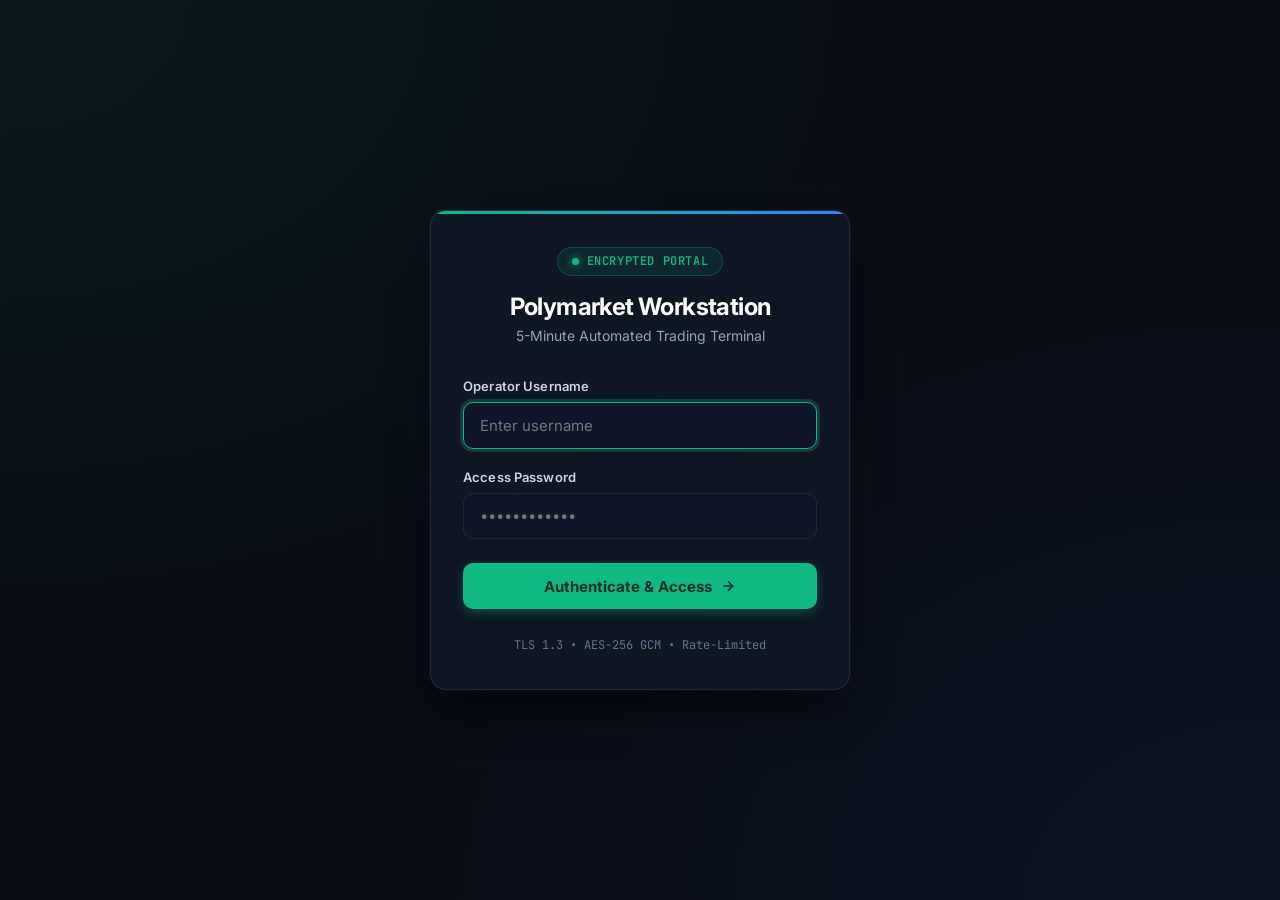
<file: polybot/dashboard/static/login.html>
<!DOCTYPE html>
<html lang="en">
<head>
  <meta charset="UTF-8">
  <meta name="viewport" content="width=device-width, initial-scale=1.0">
  <title>Workstation Sign In | Polymarket 5m Bot</title>
  <link rel="preconnect" href="https://fonts.googleapis.com">
  <link rel="preconnect" href="https://fonts.gstatic.com" crossorigin>
  <link href="https://fonts.googleapis.com/css2?family=JetBrains+Mono:wght@400;500;600;700&family=Inter:wght@400;500;600;700&display=swap" rel="stylesheet">
  <style>
    :root {
      --bg: #090d16;
      --card-bg: rgba(17, 24, 39, 0.85);
      --border: rgba(255, 255, 255, 0.08);
      --border-focus: #10b981;
      --text-main: #f8fafc;
      --text-muted: #94a3b8;
      --emerald: #10b981;
      --emerald-glow: rgba(16, 185, 129, 0.25);
      --red: #ef4444;
      --red-bg: rgba(239, 68, 68, 0.12);
    }

    * {
      box-sizing: border-box;
      margin: 0;
      padding: 0;
    }

    body {
      background-color: var(--bg);
      background-image: 
        radial-gradient(at 0% 0%, rgba(16, 185, 129, 0.08) 0px, transparent 50%),
        radial-gradient(at 100% 100%, rgba(59, 130, 246, 0.06) 0px, transparent 50%);
      font-family: 'Inter', -apple-system, sans-serif;
      color: var(--text-main);
      min-height: 100vh;
      display: flex;
      align-items: center;
      justify-content: center;
      padding: 1.5rem;
    }

    .login-container {
      width: 100%;
      max-width: 420px;
      background: var(--card-bg);
      border: 1px solid var(--border);
      border-radius: 16px;
      backdrop-filter: blur(16px);
      -webkit-backdrop-filter: blur(16px);
      box-shadow: 0 25px 50px -12px rgba(0, 0, 0, 0.6), 0 0 0 1px rgba(255, 255, 255, 0.04);
      padding: 2.25rem 2rem;
      position: relative;
      overflow: hidden;
    }

    .login-container::before {
      content: '';
      position: absolute;
      top: 0;
      left: 0;
      right: 0;
      height: 3px;
      background: linear-gradient(90deg, #10b981, #3b82f6);
    }

    .brand-header {
      text-align: center;
      margin-bottom: 2rem;
    }

    .brand-badge {
      display: inline-flex;
      align-items: center;
      gap: 0.5rem;
      background: rgba(16, 185, 129, 0.1);
      border: 1px solid rgba(16, 185, 129, 0.25);
      border-radius: 9999px;
      padding: 0.35rem 0.85rem;
      font-family: 'JetBrains Mono', monospace;
      font-size: 0.75rem;
      font-weight: 600;
      color: var(--emerald);
      margin-bottom: 1rem;
      text-transform: uppercase;
      letter-spacing: 0.05em;
    }

    .status-dot {
      width: 7px;
      height: 7px;
      border-radius: 50%;
      background: var(--emerald);
      box-shadow: 0 0 8px var(--emerald);
      animation: pulse 2s infinite;
    }

    @keyframes pulse {
      0%, 100% { opacity: 1; transform: scale(1); }
      50% { opacity: 0.5; transform: scale(0.9); }
    }

    .brand-title {
      font-size: 1.5rem;
      font-weight: 700;
      letter-spacing: -0.025em;
      color: #ffffff;
      margin-bottom: 0.35rem;
    }

    .brand-subtitle {
      font-size: 0.875rem;
      color: var(--text-muted);
      line-height: 1.4;
    }

    .form-group {
      margin-bottom: 1.25rem;
    }

    .form-label {
      display: block;
      font-size: 0.8125rem;
      font-weight: 600;
      color: #cbd5e1;
      margin-bottom: 0.5rem;
      letter-spacing: 0.01em;
    }

    .input-wrapper {
      position: relative;
    }

    .form-input {
      width: 100%;
      background: rgba(15, 23, 42, 0.7);
      border: 1px solid var(--border);
      border-radius: 10px;
      padding: 0.8rem 1rem;
      font-size: 0.9375rem;
      color: #ffffff;
      font-family: inherit;
      transition: all 0.2s ease;
      outline: none;
    }

    .form-input:focus {
      border-color: var(--border-focus);
      box-shadow: 0 0 0 3px var(--emerald-glow);
      background: rgba(15, 23, 42, 0.95);
    }

    .btn-submit {
      width: 100%;
      background: #10b981;
      color: #042f2e;
      border: none;
      border-radius: 10px;
      padding: 0.85rem 1.25rem;
      font-size: 0.9375rem;
      font-weight: 700;
      font-family: inherit;
      cursor: pointer;
      display: flex;
      align-items: center;
      justify-content: center;
      gap: 0.5rem;
      transition: all 0.2s ease;
      margin-top: 1.5rem;
      box-shadow: 0 4px 12px rgba(16, 185, 129, 0.3);
    }

    .btn-submit:hover:not(:disabled) {
      background: #059669;
      transform: translateY(-1px);
      box-shadow: 0 6px 16px rgba(16, 185, 129, 0.4);
    }

    .btn-submit:active:not(:disabled) {
      transform: translateY(0);
    }

    .btn-submit:disabled {
      opacity: 0.6;
      cursor: not-allowed;
    }

    .error-alert {
      display: none;
      background: var(--red-bg);
      border: 1px solid rgba(239, 68, 68, 0.3);
      color: #fca5a5;
      padding: 0.75rem 1rem;
      border-radius: 8px;
      font-size: 0.85rem;
      margin-bottom: 1.25rem;
      align-items: center;
      gap: 0.5rem;
      line-height: 1.4;
    }

    .error-alert.active {
      display: flex;
    }

    .footer-note {
      text-align: center;
      margin-top: 1.75rem;
      font-size: 0.75rem;
      color: #64748b;
      font-family: 'JetBrains Mono', monospace;
    }
  </style>
</head>
<body>
  <div class="login-container">
    <div class="brand-header">
      <div class="brand-badge">
        <span class="status-dot"></span>
        Encrypted Portal
      </div>
      <h1 class="brand-title">Polymarket Workstation</h1>
      <p class="brand-subtitle">5-Minute Automated Trading Terminal</p>
    </div>

    <div id="error-box" class="error-alert">
      <svg width="18" height="18" viewBox="0 0 24 24" fill="none" stroke="currentColor" stroke-width="2">
        <circle cx="12" cy="12" r="10"></circle>
        <line x1="12" y1="8" x2="12" y2="12"></line>
        <line x1="12" y1="16" x2="12.01" y2="16"></line>
      </svg>
      <span id="error-msg">Invalid credentials</span>
    </div>

    <form id="login-form">
      <div class="form-group">
        <label class="form-label" for="username">Operator Username</label>
        <div class="input-wrapper">
          <input 
            type="text" 
            id="username" 
            name="username" 
            class="form-input" 
            autocomplete="username" 
            placeholder="Enter username" 
            required 
            autofocus
          >
        </div>
      </div>

      <div class="form-group">
        <label class="form-label" for="password">Access Password</label>
        <div class="input-wrapper">
          <input 
            type="password" 
            id="password" 
            name="password" 
            class="form-input" 
            autocomplete="current-password" 
            placeholder="••••••••••••" 
            required
          >
        </div>
      </div>

      <button type="submit" id="submit-btn" class="btn-submit">
        <span>Authenticate & Access</span>
        <svg width="16" height="16" viewBox="0 0 24 24" fill="none" stroke="currentColor" stroke-width="2.5">
          <line x1="5" y1="12" x2="19" y2="12"></line>
          <polyline points="12 5 19 12 12 19"></polyline>
        </svg>
      </button>
    </form>

    <div class="footer-note">
      TLS 1.3 • AES-256 GCM • Rate-Limited
    </div>
  </div>

  <script>
    const form = document.getElementById('login-form');
    const submitBtn = document.getElementById('submit-btn');
    const errorBox = document.getElementById('error-box');
    const errorMsg = document.getElementById('error-msg');

    function showError(msg) {
      errorMsg.textContent = msg;
      errorBox.classList.add('active');
    }

    function clearError() {
      errorBox.classList.remove('active');
    }

    form.addEventListener('submit', async (e) => {
      e.preventDefault();
      clearError();

      const username = document.getElementById('username').value.trim();
      const password = document.getElementById('password').value;

      if (!username || !password) {
        showError('Please enter both username and password.');
        return;
      }

      submitBtn.disabled = true;
      submitBtn.querySelector('span').textContent = 'Verifying...';

      try {
        const m = window.location.pathname.match(/^\/(paper\d*)/);
        const apiBase = m ? ('/' + m[1]) : '';
        const res = await fetch(`${apiBase}/api/auth/login`, {
          method: 'POST',
          headers: { 'Content-Type': 'application/json' },
          body: JSON.stringify({ username, password })
        });

        const data = await res.json();

        if (res.ok && data.status === 'ok') {
          // Success: redirect to dashboard
          window.location.href = apiBase ? `${apiBase}/` : '/';
        } else {
          showError(data.message || 'Authentication failed. Please verify credentials.');
          submitBtn.disabled = false;
          submitBtn.querySelector('span').textContent = 'Authenticate & Access';
        }
      } catch (err) {
        showError('Connection error to workstation server. Please retry.');
        submitBtn.disabled = false;
        submitBtn.querySelector('span').textContent = 'Authenticate & Access';
      }
    });
  </script>
</body>
</html>
</file>
